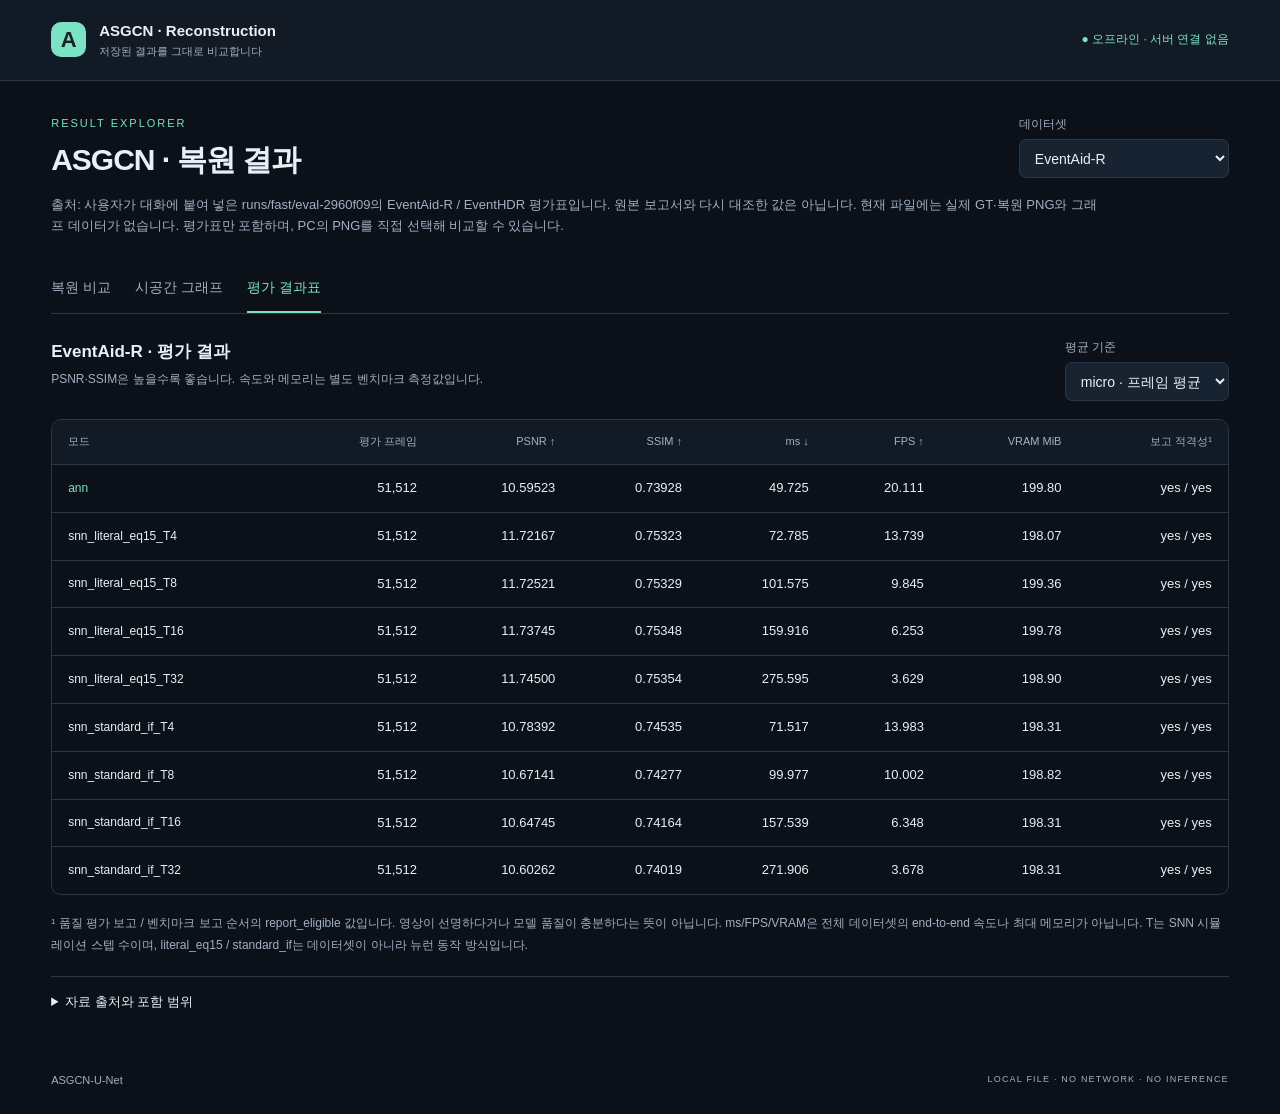
<file: docs/asgcn-offline-results.html>
<!doctype html>
<html lang="ko">
<head>
<meta charset="utf-8">
<meta name="viewport" content="width=device-width, initial-scale=1">
<meta http-equiv="Content-Security-Policy" content="default-src 'none'; script-src 'unsafe-inline'; style-src 'unsafe-inline'; img-src data: blob:; connect-src 'none'; font-src 'none'; media-src 'none'; object-src 'none'; base-uri 'none'; form-action 'none'">
<title>ASGCN · 오프라인 결과 뷰어</title>
<style>:root{color-scheme:dark;--bg:#0c1119;--panel:#121a25;--raised:#182332;--ink:#e9eff7;--muted:#a2b0c3;--line:#293648;--accent:#7de1c3;--negative:#edaa90;--error:#ffb7aa;font-family:Segoe UI,Malgun Gothic,Arial,sans-serif;font-size:14px;line-height:1.6}
*{box-sizing:border-box}body{margin:0;background:var(--bg);color:var(--ink)}[hidden]{display:none!important}button,select,input{font:inherit}button,select,input[type=number]{background:var(--raised);color:var(--ink);border:1px solid var(--line);border-radius:7px;padding:8px 11px;min-height:39px}button{cursor:pointer}button:hover{border-color:var(--accent)}button:disabled,select:disabled{opacity:.5;cursor:default}input[type=range]{accent-color:var(--accent);max-width:180px}input[type=number]{width:112px}input[type=file]{max-width:100%;color:var(--muted)}input[type=file]::file-selector-button{background:var(--raised);color:var(--ink);border:1px solid var(--line);padding:8px 11px;border-radius:7px;margin-right:10px;cursor:pointer}label{display:flex;flex-direction:column;gap:5px;color:var(--muted);font-size:12px}label select{font-size:14px;max-width:100%}button:focus-visible,select:focus-visible,input:focus-visible,summary:focus-visible{outline:2px solid var(--accent);outline-offset:3px}h1,h2,p,figure{margin:0}h1{font-size:30px;line-height:1.3;font-weight:650;letter-spacing:-1px}h2{font-size:17px;font-weight:600}p{overflow-wrap:anywhere}strong{font-weight:600}
.topbar{display:flex;align-items:center;justify-content:space-between;gap:20px;padding:19px 4vw;border-bottom:1px solid var(--line);background:var(--panel)}.brand{display:flex;gap:13px;align-items:center}.brand-mark{width:35px;height:35px;display:grid;place-items:center;background:var(--accent);color:#15251f;font-size:22px;font-weight:750;border-radius:10px}.brand strong{display:block;font-size:15px}.brand div>span{display:block;font-size:11px;color:var(--muted)}.offline-badge{font-size:12px;color:var(--accent);white-space:nowrap}main{max-width:1440px;margin:0 auto;padding:34px 4vw 26px}.heading{display:flex;align-items:center;justify-content:space-between;gap:20px}.eyebrow{font-size:11px;letter-spacing:2px;color:var(--accent);margin-bottom:8px}.dataset-control{min-width:210px}.source-note{font-size:13px;color:var(--muted);margin-top:16px;max-width:1050px}.tabs{display:flex;gap:24px;margin-top:26px;border-bottom:1px solid var(--line)}.tabs button{border:0;border-bottom:2px solid transparent;border-radius:0;padding:13px 0;background:transparent;color:var(--muted);font-size:14px}.tabs button[aria-pressed=true]{color:var(--accent);border-color:var(--accent)}.panel{padding-top:24px}.toolbar{display:flex;align-items:end;flex-wrap:wrap;gap:16px;margin-bottom:12px}.frame-control{flex:1;min-width:230px}.toolbar label select{max-width:100%}.toolbar output{display:inline;color:var(--ink)}.status-line{min-height:28px;color:var(--muted);font-size:12px;margin-bottom:10px}.image-pair{display:grid;grid-template-columns:1fr 1fr;gap:16px}figure{min-width:0;background:var(--panel);border:1px solid var(--line);border-radius:10px;overflow:hidden}figcaption{display:flex;justify-content:space-between;gap:10px;padding:12px 15px;font-size:13px}figcaption span{color:var(--muted);font-size:12px}.image-scroll{overflow:auto;background:#080c12;max-height:72vh}.image-scroll img{display:block;width:100%;height:auto;max-width:none;image-rendering:auto}.wipe-labels{display:flex;justify-content:space-between;padding:10px 14px;background:var(--panel)}#wipe-stage{position:relative;width:100%;isolation:isolate}#wipe-stage img{width:100%;height:auto;display:block}#wipe-gt{position:absolute;inset:0;clip-path:inset(0 50% 0 0)}#wipe-line{position:absolute;top:0;bottom:0;left:50%;width:2px;background:var(--accent);pointer-events:none}.wipe-control{margin:14px 0;flex-direction:row;align-items:center;gap:12px}.wipe-control input{flex:1;max-width:none}.metric-strip{display:flex;gap:36px;flex-wrap:wrap;padding:18px 2px;margin:0}.metric-strip dt{font-size:11px;color:var(--muted)}.metric-strip dd{margin:2px 0 0;font-size:20px;font-variant-numeric:tabular-nums}.empty-state{text-align:center;padding:45px 18px;background:var(--panel);border:1px dashed var(--line);border-radius:10px}.empty-state h2{margin:8px 0 12px}.empty-state p{font-size:13px;color:var(--muted);margin:6px 0}.empty-symbol{font-size:34px;color:var(--accent)}.footnote{font-size:12px;color:var(--muted);margin-top:18px;line-height:1.8}.local-files,.provenance{margin-top:20px;padding:15px 0;border-top:1px solid var(--line);color:var(--muted);font-size:12px}summary{cursor:pointer;color:var(--ink);font-size:13px}.local-files p,.provenance p{margin:12px 0}.file-row{display:flex;gap:20px;align-items:end;flex-wrap:wrap}.file-row label{flex:1;min-width:220px}.file-row button{font-size:12px}.provenance ul{padding-left:20px}.provenance li{margin:6px 0}#error{padding:12px 16px;color:var(--error);background:#321f24;border:1px solid #63343e;border-radius:8px;margin:18px 0;white-space:pre-wrap;overflow-wrap:anywhere}
.graph-layout{display:grid;grid-template-columns:minmax(0,1fr) 230px;gap:20px}.graph-stage{position:relative;background:var(--panel);border:1px solid var(--line);border-radius:10px;overflow:hidden}#graph-canvas{display:block;width:100%;height:490px;touch-action:none;cursor:grab}.graph-hint{position:absolute;bottom:12px;left:16px;right:16px;font-size:11px;color:var(--muted);pointer-events:none}.graph-layout aside{padding:10px 2px}.graph-layout dl{display:grid;grid-template-columns:1fr auto;gap:10px;font-size:12px}.graph-layout dt{color:var(--muted)}.graph-layout dd{margin:0;font-variant-numeric:tabular-nums}.legend{display:flex;gap:12px;flex-wrap:wrap;font-size:11px;margin-top:18px}.positive{color:var(--accent)}.negative{color:var(--negative)}#node-detail{font-size:12px;white-space:pre-line;margin-top:18px;color:var(--muted)}#local-graph{margin-top:10px}#imported-graph-label{margin-top:12px}.section-heading{display:flex;justify-content:space-between;align-items:start;gap:18px;margin-bottom:18px}.section-heading p{font-size:12px;color:var(--muted);margin-top:5px}.table-scroll{overflow:auto;border:1px solid var(--line);border-radius:10px}table{border-collapse:collapse;width:100%;font-size:13px;font-variant-numeric:tabular-nums;white-space:nowrap}th,td{text-align:right;padding:13px 16px;border-bottom:1px solid var(--line)}th:first-child,td:first-child{text-align:left}th{font-size:11px;color:var(--muted);background:var(--panel);font-weight:500}tbody tr:last-child td{border-bottom:0}tbody tr:hover{background:var(--panel)}td:first-child{font-size:12px}tr.baseline td:first-child{color:var(--accent)}footer{max-width:1440px;margin:auto;display:flex;justify-content:space-between;padding:18px 4vw 24px;color:var(--muted);font-size:11px}footer span{font-size:9px;letter-spacing:1.2px}
@media(max-width:760px){main{padding-top:24px}.topbar{padding:14px 4vw}.brand div>span{display:none}.offline-badge{font-size:10px}.heading{align-items:start}h1{font-size:25px}.dataset-control{min-width:135px;max-width:43%}.image-pair{grid-template-columns:1fr}.graph-layout{grid-template-columns:1fr}.graph-layout aside{display:block}#graph-canvas{height:360px}.section-heading{flex-direction:column}.toolbar{gap:10px}.frame-control{min-width:100%}.metric-strip{gap:22px}.tabs{gap:22px}.file-row{align-items:start;flex-direction:column}.image-scroll{max-height:60vh}.empty-state{padding:30px 14px}footer span{letter-spacing:0;font-size:8px}.brand strong{font-size:12px}}
</style>
</head>
<body>
<header class="topbar"><div class="brand"><span class="brand-mark" aria-hidden="true">A</span><div><strong>ASGCN · Reconstruction</strong><span>저장된 결과를 그대로 비교합니다</span></div></div><span class="offline-badge">● 오프라인 · 서버 연결 없음</span></header>
<main>
<div class="heading"><div><p class="eyebrow">RESULT EXPLORER</p><h1 id="page-title">복원 결과 살펴보기</h1></div><label class="dataset-control">데이터셋<select id="dataset-select" aria-label="데이터셋"></select></label></div>
<p id="source-note" class="source-note"></p>
<div id="error" role="alert" hidden></div>
<nav class="tabs" aria-label="결과 보기"><button type="button" data-panel="compare" aria-pressed="true">복원 비교</button><button type="button" data-panel="graph" aria-pressed="false">시공간 그래프</button><button type="button" data-panel="summary" aria-pressed="false">평가 결과표</button></nav>
<section id="compare-panel" class="panel" aria-label="복원 비교">
<div class="toolbar">
<label class="frame-control">저장된 프레임<select id="frame-select"></select></label>
<label>복원 모드<select id="mode-select"></select></label>
<label>비교 방식<select id="comparison-layout"><option value="side">나란히</option><option value="wipe">겹쳐 비교</option></select></label>
<label>확대 <output id="zoom-value">100%</output><input id="zoom" type="range" min="100" max="400" step="25" value="100"></label>
</div>
<div id="frame-status" class="status-line" aria-live="polite"></div>
<div id="image-empty" class="empty-state"><span class="empty-symbol" aria-hidden="true">▧</span><h2>복원 이미지가 포함되지 않았습니다</h2><p>아래에서 PC에 있는 GT·복원 PNG를 선택하거나,<br>평가 폴더를 내보낸 HTML을 열면 실제 이미지를 비교할 수 있습니다.</p><p>임의 예측 이미지를 만들거나 서버에 요청하지 않습니다.</p></div>
<div id="image-content" hidden>
<div id="side-view" class="image-pair">
<figure><figcaption><strong>평가용 정답 · GT</strong><span id="gt-size"></span></figcaption><div class="image-scroll"><img id="gt-image" alt="저장된 평가용 정답 GT"></div></figure>
<figure><figcaption><strong id="prediction-label">U-Net 복원</strong><span id="pred-size"></span></figcaption><div class="image-scroll"><img id="pred-image" alt="저장된 U-Net 복원 이미지"></div></figure>
</div>
<div id="wipe-view" hidden><div class="wipe-labels"><strong>GT</strong><strong>복원</strong></div><div class="image-scroll"><div id="wipe-stage"><img id="wipe-pred" alt="겹쳐 비교: 복원"><img id="wipe-gt" alt="겹쳐 비교: GT"><div id="wipe-line"></div></div></div><label class="wipe-control">GT 표시 비율 <output id="wipe-value">50%</output><input id="wipe" type="range" min="0" max="100" value="50"></label></div>
<dl id="frame-metrics" class="metric-strip"></dl>
</div>
<details class="local-files"><summary>PC의 PNG 두 장 직접 비교</summary><p>파일은 이 브라우저 안에서만 읽습니다. 직접 선택한 이미지는 평가표의 프레임·수치와 연결된 것으로 간주하지 않습니다.</p><div class="file-row"><label>GT PNG<input id="local-gt" type="file" accept="image/png,.png"></label><label>복원 PNG<input id="local-pred" type="file" accept="image/png,.png"></label><button id="use-saved" type="button">저장된 프레임으로 돌아가기</button></div><p id="local-status" aria-live="polite"></p></details>
<p class="footnote">GT는 평가 과정에서 저장된 정규화·톤매핑 후 8-bit PNG입니다. 원시 HDR 방사값이나 원본 RGB와 다를 수 있습니다. 표시 확대는 복원 성능을 바꾸지 않습니다.</p>
</section>
<section id="graph-panel" class="panel" aria-label="시공간 그래프" hidden>
<div class="toolbar"><label>투영<select id="projection"><option value="3d">3D · x / y / t</option><option value="xy">XY · 공간</option><option value="xt">XT · 공간 / 시간</option></select></label><label>표시할 선<input id="edge-count" type="number" min="0" step="100" value="5000"></label><label>노드 선택<input id="node-index" type="number" min="0" step="1" placeholder="index"></label><button id="select-node" type="button">선택</button><button id="reset-graph" type="button">시점 초기화</button></div>
<div id="graph-empty" class="empty-state"><span class="empty-symbol" aria-hidden="true">⌘</span><h2>실제 그래프 데이터 미포함</h2><p>PNG만으로 모델 입력 그래프를 추정하지 않습니다.<br>저장된 그래프 JSON이 있을 때만 표시합니다.</p></div>
<div id="graph-content" hidden><div class="graph-layout"><div class="graph-stage"><canvas id="graph-canvas" aria-label="저장된 시공간 그래프. x, y, t는 정규화된 좌표입니다.">노드·엣지는 아래 통계와 노드 선택 결과에서 확인할 수 있습니다.</canvas><span class="graph-hint">드래그: 회전 · 휠: 확대 · 클릭: 노드 선택</span></div><aside><h2>그래프 정보</h2><dl id="graph-stats"></dl><p class="legend"><span class="positive">● + polarity</span><span class="negative">● − polarity</span></p><p id="node-detail" aria-live="polite">노드를 선택하세요.</p></aside></div><p id="graph-note" class="footnote"></p></div>
<details class="local-files"><summary>저장된 그래프 JSON 직접 열기</summary><p>기존 nodes / edges / statistics 형식을 읽습니다. 입력 파일은 최대 32 MiB이며, 초과하면 줄여 읽지 않고 거부합니다. 그래프 생성이나 데이터셋 읽기는 하지 않습니다.</p><label>그래프 JSON<input id="local-graph" type="file" accept="application/json,.json"></label><label id="imported-graph-label" hidden>파일 안의 그래프<select id="imported-graph-select"></select></label><p id="graph-file-status" aria-live="polite"></p></details>
</section>
<section id="summary-panel" class="panel" aria-label="평가 결과표" hidden>
<div class="section-heading"><div><h2 id="summary-title">평가 결과</h2><p>PSNR·SSIM은 높을수록 좋습니다. 속도와 메모리는 별도 벤치마크 측정값입니다.</p></div><label>평균 기준<select id="average-select"><option value="micro">micro · 프레임 평균</option><option value="macro">macro · 그룹 평균</option></select></label></div>
<div class="table-scroll"><table><thead><tr><th scope="col">모드</th><th scope="col">평가 프레임</th><th scope="col">PSNR ↑</th><th scope="col">SSIM ↑</th><th scope="col">ms ↓</th><th scope="col">FPS ↑</th><th scope="col">VRAM MiB</th><th scope="col">보고 적격성¹</th></tr></thead><tbody id="summary-body"></tbody></table></div>
<p id="summary-empty" class="empty-state" hidden>평가 수치가 포함되지 않았습니다.</p>
<p class="footnote">¹ 품질 평가 보고 / 벤치마크 보고 순서의 report_eligible 값입니다. 영상이 선명하다거나 모델 품질이 충분하다는 뜻이 아닙니다. ms/FPS/VRAM은 전체 데이터셋의 end-to-end 속도나 최대 메모리가 아닙니다. T는 SNN 시뮬레이션 스텝 수이며, literal_eq15 / standard_if는 데이터셋이 아니라 뉴런 동작 방식입니다.</p>
</section>
<details class="provenance"><summary>자료 출처와 포함 범위</summary><ul id="notes"></ul><ul id="warnings"></ul><p>이 HTML은 기존 결과의 표시 도구입니다. 재학습·재추론·지표 재평가를 수행하지 않습니다. 자료를 포함한 HTML에는 평가 이미지와 메타데이터가 들어 있으므로 공유 범위를 확인하세요.</p></details>
</main>
<footer>ASGCN-U-Net <span>LOCAL FILE · NO NETWORK · NO INFERENCE</span></footer>
<script id="offline-data" type="application/json">{"schema":"asgcn_offline_results_v1","title":"ASGCN \u00b7 \ubcf5\uc6d0 \uacb0\uacfc","created_utc":null,"readonly":true,"notes":["\ucd9c\ucc98: \uc0ac\uc6a9\uc790\uac00 \ub300\ud654\uc5d0 \ubd99\uc5ec \ub123\uc740 runs/fast/eval-2960f09\uc758 EventAid-R / EventHDR \ud3c9\uac00\ud45c\uc785\ub2c8\ub2e4. \uc6d0\ubcf8 \ubcf4\uace0\uc11c\uc640 \ub2e4\uc2dc \ub300\uc870\ud55c \uac12\uc740 \uc544\ub2d9\ub2c8\ub2e4.","\ud604\uc7ac \ud30c\uc77c\uc5d0\ub294 \uc2e4\uc81c GT\u00b7\ubcf5\uc6d0 PNG\uc640 \uadf8\ub798\ud504 \ub370\uc774\ud130\uac00 \uc5c6\uc2b5\ub2c8\ub2e4. \ud3c9\uac00\ud45c\ub9cc \ud3ec\ud568\ud558\uba70, PC\uc758 PNG\ub97c \uc9c1\uc811 \uc120\ud0dd\ud574 \ube44\uad50\ud560 \uc218 \uc788\uc2b5\ub2c8\ub2e4.","\uc774 \ud45c\uc758 Quality/Bench=yes\ub97c report_eligible=true\ub85c \uc62e\uacbc\uc2b5\ub2c8\ub2e4. \ub3c5\ub9bd \uac80\uc99d\uc774\ub098 \ud654\uc9c8 \ubcf4\uc99d\uc774 \uc544\ub2d9\ub2c8\ub2e4.","\uc6d0\ubcf8 \ud45c\uc758 I/O=excluded\uc785\ub2c8\ub2e4. \uc18d\ub3c4\u00b7VRAM\uc740 \ubcc4\ub3c4 \ubca4\uce58\ub9c8\ud06c \uac12\uc774\uace0 \uc804\uccb4 \ud3c9\uac00\uc758 end-to-end \uce21\uc815\uc774\ub098 \ucd5c\ub300 \uba54\ubaa8\ub9ac\uac00 \uc544\ub2d9\ub2c8\ub2e4.","\uc608\uc804 eval-recovery-7475202 \uacb0\uacfc\ub294 \uc911\ubcf5 \ube44\uad50\ub97c \ud53c\ud558\uae30 \uc704\ud574 \uc774 \uc790\ub8cc\uc5d0 \ub123\uc9c0 \uc54a\uc558\uc2b5\ub2c8\ub2e4. \ub450 \uacb0\uacfc\ub97c \ud569\uce58\uac70\ub098 \ud3c9\uade0\ub0b4\uc9c0 \uc54a\uc558\uc2b5\ub2c8\ub2e4."],"warnings":["\uc2e4\uc81c \uc774\ubbf8\uc9c0/\uadf8\ub798\ud504 \ubbf8\ud3ec\ud568. \ud569\uc131 \uc608\uce21\uc774\ub098 \ucd94\uc815 \uadf8\ub798\ud504\ub294 \ub123\uc9c0 \uc54a\uc558\uc2b5\ub2c8\ub2e4."],"datasets":[{"id":"aid","label":"EventAid-R","total_frames":51512,"frames":[],"modes":[{"id":"ann","label":"ann","saved_frames":0,"report_eligible":true,"quality":{"frames":51512,"micro":{"psnr":10.59523,"ssim":0.73928},"macro":{"psnr":11.21929,"ssim":0.77621}},"benchmark":{"mean_ms":49.72505,"fps":20.11059,"peak_gpu_memory_mb":199.8042,"report_eligible":true},"protocol":{"verification":"user_pasted_summary_only"}},{"id":"snn_literal_eq15_T4","label":"snn_literal_eq15_T4","saved_frames":0,"report_eligible":true,"quality":{"frames":51512,"micro":{"psnr":11.72167,"ssim":0.75323},"macro":{"psnr":12.33199,"ssim":0.78836}},"benchmark":{"mean_ms":72.7854,"fps":13.73902,"peak_gpu_memory_mb":198.07471,"report_eligible":true},"protocol":{"verification":"user_pasted_summary_only"}},{"id":"snn_literal_eq15_T8","label":"snn_literal_eq15_T8","saved_frames":0,"report_eligible":true,"quality":{"frames":51512,"micro":{"psnr":11.72521,"ssim":0.75329},"macro":{"psnr":12.33574,"ssim":0.78842}},"benchmark":{"mean_ms":101.57528,"fps":9.84491,"peak_gpu_memory_mb":199.36475,"report_eligible":true},"protocol":{"verification":"user_pasted_summary_only"}},{"id":"snn_literal_eq15_T16","label":"snn_literal_eq15_T16","saved_frames":0,"report_eligible":true,"quality":{"frames":51512,"micro":{"psnr":11.73745,"ssim":0.75348},"macro":{"psnr":12.34599,"ssim":0.78861}},"benchmark":{"mean_ms":159.91612,"fps":6.25328,"peak_gpu_memory_mb":199.77539,"report_eligible":true},"protocol":{"verification":"user_pasted_summary_only"}},{"id":"snn_literal_eq15_T32","label":"snn_literal_eq15_T32","saved_frames":0,"report_eligible":true,"quality":{"frames":51512,"micro":{"psnr":11.745,"ssim":0.75354},"macro":{"psnr":12.35255,"ssim":0.78867}},"benchmark":{"mean_ms":275.59548,"fps":3.62851,"peak_gpu_memory_mb":198.90088,"report_eligible":true},"protocol":{"verification":"user_pasted_summary_only"}},{"id":"snn_standard_if_T4","label":"snn_standard_if_T4","saved_frames":0,"report_eligible":true,"quality":{"frames":51512,"micro":{"psnr":10.78392,"ssim":0.74535},"macro":{"psnr":11.4127,"ssim":0.78223}},"benchmark":{"mean_ms":71.51724,"fps":13.98264,"peak_gpu_memory_mb":198.31494,"report_eligible":true},"protocol":{"verification":"user_pasted_summary_only"}},{"id":"snn_standard_if_T8","label":"snn_standard_if_T8","saved_frames":0,"report_eligible":true,"quality":{"frames":51512,"micro":{"psnr":10.67141,"ssim":0.74277},"macro":{"psnr":11.30324,"ssim":0.77978}},"benchmark":{"mean_ms":99.97736,"fps":10.00226,"peak_gpu_memory_mb":198.81543,"report_eligible":true},"protocol":{"verification":"user_pasted_summary_only"}},{"id":"snn_standard_if_T16","label":"snn_standard_if_T16","saved_frames":0,"report_eligible":true,"quality":{"frames":51512,"micro":{"psnr":10.64745,"ssim":0.74164},"macro":{"psnr":11.27418,"ssim":0.77859}},"benchmark":{"mean_ms":157.53902,"fps":6.34763,"peak_gpu_memory_mb":198.31494,"report_eligible":true},"protocol":{"verification":"user_pasted_summary_only"}},{"id":"snn_standard_if_T32","label":"snn_standard_if_T32","saved_frames":0,"report_eligible":true,"quality":{"frames":51512,"micro":{"psnr":10.60262,"ssim":0.74019},"macro":{"psnr":11.22988,"ssim":0.77714}},"benchmark":{"mean_ms":271.9064,"fps":3.67774,"peak_gpu_memory_mb":198.31494,"report_eligible":true},"protocol":{"verification":"user_pasted_summary_only"}}]},{"id":"hdr","label":"EventHDR","total_frames":7619,"frames":[],"modes":[{"id":"ann","label":"ann","saved_frames":0,"report_eligible":true,"quality":{"frames":7619,"micro":{"psnr":14.78788,"ssim":0.60197},"macro":{"psnr":14.78788,"ssim":0.60197}},"benchmark":{"mean_ms":17.22128,"fps":58.06769,"peak_gpu_memory_mb":173.13232,"report_eligible":true},"protocol":{"verification":"user_pasted_summary_only"}},{"id":"snn_literal_eq15_T4","label":"snn_literal_eq15_T4","saved_frames":0,"report_eligible":true,"quality":{"frames":7619,"micro":{"psnr":12.87699,"ssim":0.55968},"macro":{"psnr":12.87699,"ssim":0.55968}},"benchmark":{"mean_ms":33.17656,"fps":30.14176,"peak_gpu_memory_mb":176.97168,"report_eligible":true},"protocol":{"verification":"user_pasted_summary_only"}},{"id":"snn_literal_eq15_T8","label":"snn_literal_eq15_T8","saved_frames":0,"report_eligible":true,"quality":{"frames":7619,"micro":{"psnr":12.87574,"ssim":0.55971},"macro":{"psnr":12.87574,"ssim":0.55971}},"benchmark":{"mean_ms":52.91009,"fps":18.89999,"peak_gpu_memory_mb":176.97168,"report_eligible":true},"protocol":{"verification":"user_pasted_summary_only"}},{"id":"snn_literal_eq15_T16","label":"snn_literal_eq15_T16","saved_frames":0,"report_eligible":true,"quality":{"frames":7619,"micro":{"psnr":12.86774,"ssim":0.5593},"macro":{"psnr":12.86774,"ssim":0.5593}},"benchmark":{"mean_ms":92.3886,"fps":10.82385,"peak_gpu_memory_mb":176.97168,"report_eligible":true},"protocol":{"verification":"user_pasted_summary_only"}},{"id":"snn_literal_eq15_T32","label":"snn_literal_eq15_T32","saved_frames":0,"report_eligible":true,"quality":{"frames":7619,"micro":{"psnr":12.85758,"ssim":0.55881},"macro":{"psnr":12.85758,"ssim":0.55881}},"benchmark":{"mean_ms":171.53963,"fps":5.82956,"peak_gpu_memory_mb":176.97168,"report_eligible":true},"protocol":{"verification":"user_pasted_summary_only"}},{"id":"snn_standard_if_T4","label":"snn_standard_if_T4","saved_frames":0,"report_eligible":true,"quality":{"frames":7619,"micro":{"psnr":13.99369,"ssim":0.5885},"macro":{"psnr":13.99369,"ssim":0.5885}},"benchmark":{"mean_ms":32.83565,"fps":30.4547,"peak_gpu_memory_mb":172.84766,"report_eligible":true},"protocol":{"verification":"user_pasted_summary_only"}},{"id":"snn_standard_if_T8","label":"snn_standard_if_T8","saved_frames":0,"report_eligible":true,"quality":{"frames":7619,"micro":{"psnr":14.29968,"ssim":0.59582},"macro":{"psnr":14.29968,"ssim":0.59582}},"benchmark":{"mean_ms":52.2397,"fps":19.14253,"peak_gpu_memory_mb":172.84766,"report_eligible":true},"protocol":{"verification":"user_pasted_summary_only"}},{"id":"snn_standard_if_T16","label":"snn_standard_if_T16","saved_frames":0,"report_eligible":true,"quality":{"frames":7619,"micro":{"psnr":14.52576,"ssim":0.59928},"macro":{"psnr":14.52576,"ssim":0.59928}},"benchmark":{"mean_ms":91.00497,"fps":10.98841,"peak_gpu_memory_mb":172.84766,"report_eligible":true},"protocol":{"verification":"user_pasted_summary_only"}},{"id":"snn_standard_if_T32","label":"snn_standard_if_T32","saved_frames":0,"report_eligible":true,"quality":{"frames":7619,"micro":{"psnr":14.68938,"ssim":0.60108},"macro":{"psnr":14.68938,"ssim":0.60108}},"benchmark":{"mean_ms":168.54609,"fps":5.9331,"peak_gpu_memory_mb":172.84766,"report_eligible":true},"protocol":{"verification":"user_pasted_summary_only"}}]}],"images":{}}</script>
<script>/* Standalone file viewer: no requests, imports, inference, or graph construction. */
"use strict";
(() => {
  const el = id => document.getElementById(id);
  const fmt = (v, digits=0) => typeof v === "number" && Number.isFinite(v)
    ? v.toLocaleString("ko-KR", {minimumFractionDigits:digits, maximumFractionDigits:digits}) : "—";
  const plain = v => v == null ? "" : typeof v === "string" ? v : JSON.stringify(v);
  const integer = v => Number.isSafeInteger(v) && v >= 0;
  const state = {data:null, dataset:null, frame:null, graph:null, selected:null, projected:[],
    imageRevision:0, fileRevision:0, pngRevision:{gt:0,pred:0}, graphFileRevision:0,
    manual:false, files:{}, urls:{}, imported:[],
    yaw:-0.55, pitch:0.35, scale:1, drag:null, pendingDraw:false};
  function fail(error) {el("error").textContent=error instanceof Error ? error.message : plain(error);el("error").hidden=false;}
  function clearError() {el("error").hidden=true;}
  function on(id, event, handler) {
    el(id).addEventListener(event, e => {
      try {const result=handler(e);if(result && typeof result.catch==="function") result.catch(fail);}
      catch(error){fail(error);}
    });
  }
  function option(value, text){const o=document.createElement("option");o.value=String(value);o.textContent=text;return o;}
  function lines(id, values) {
    el(id).replaceChildren(...values.map(v => {const li=document.createElement("li");li.textContent=plain(v);return li;}));
  }
  function terms(id, values, grouped=false) {
    el(id).replaceChildren();
    for(const [key,value] of values) {
      const dt=document.createElement("dt"),dd=document.createElement("dd");
      dt.textContent=key;dd.textContent=plain(value);
      if(grouped){const d=document.createElement("div");d.append(dt,dd);el(id).append(d);}
      else el(id).append(dt,dd);
    }
  }
  function tab(panel) {
    for(const b of document.querySelectorAll("[data-panel]")) b.setAttribute("aria-pressed",String(b.dataset.panel===panel));
    for(const name of ["compare","graph","summary"]) el(name+"-panel").hidden=name!==panel;
    if(panel==="graph") scheduleDraw();
  }
  function summary() {
    const dataset=state.dataset, modes=dataset?.modes || [], average=el("average-select").value;
    el("summary-title").textContent=(dataset?.label || "")+" · 평가 결과";
    el("summary-empty").hidden=modes.length>0;
    el("summary-body").replaceChildren();
    for(const mode of modes) {
      const tr=document.createElement("tr"), q=mode.quality || {}, b=mode.benchmark || {};
      if(mode.id==="ann") tr.className="baseline";
      const eligibility=v=>v===true?"yes":v===false?"no":"—";
      for(const value of [mode.label||mode.id,fmt(q.frames??dataset.total_frames),fmt(q[average]?.psnr,5),
        fmt(q[average]?.ssim,5),fmt(b.mean_ms,3),fmt(b.fps,3),fmt(b.peak_gpu_memory_mb,2),
        eligibility(mode.report_eligible)+" / "+eligibility(b.report_eligible)]) {
        const td=document.createElement("td");td.textContent=plain(value);tr.append(td);
      }
      el("summary-body").append(tr);
    }
  }
  function hideImages() {
    state.imageRevision++;
    el("image-content").hidden=true;el("image-empty").hidden=false;el("frame-metrics").replaceChildren();
    for(const id of ["gt-image","pred-image","wipe-gt","wipe-pred"]) el(id).removeAttribute("src");
    el("gt-size").textContent="";el("pred-size").textContent="";
  }
  function imageURL(key) {
    const item=state.data.images?.[key];
    if(!item || item.mime!=="image/png" || typeof item.data_url!=="string" ||
      !/^data:image\/png;base64,[A-Za-z0-9+/]+={0,2}$/.test(item.data_url)) throw new Error("포함된 PNG 데이터가 없거나 형식이 잘못되었습니다.");
    return item.data_url;
  }
  async function inspectImage(url) {
    const image=new Image();image.decoding="async";
    await new Promise((resolve,reject)=>{image.onload=resolve;image.onerror=()=>reject(new Error("PNG를 표시할 수 없습니다."));image.src=url;});
    return {width:image.naturalWidth,height:image.naturalHeight};
  }
  async function pair(gt,pred,label,metrics=null) {
    const revision=++state.imageRevision;
    el("image-content").hidden=true;el("image-empty").hidden=false;
    const [a,b]=await Promise.all([inspectImage(gt),inspectImage(pred)]);
    if(revision!==state.imageRevision)return;
    if(a.width!==b.width || a.height!==b.height)throw new Error("GT와 복원 PNG의 해상도가 다릅니다. 대응하는 두 파일을 선택하세요.");
    for(const [id,url] of [["gt-image",gt],["pred-image",pred],["wipe-gt",gt],["wipe-pred",pred]])el(id).src=url;
    el("gt-size").textContent=a.width+" × "+a.height;el("pred-size").textContent=b.width+" × "+b.height;
    el("prediction-label").textContent=label;
    terms("frame-metrics",metrics ? [["PSNR · 저장된 float",fmt(metrics.psnr,5)],["SSIM · 저장된 float",fmt(metrics.ssim,5)],
      ["RMSE",fmt(metrics.rmse,5)],["Temporal L1",fmt(metrics.temporal_l1,5)]] : [["직접 선택한 PNG","저장된 평가 지표와 연결하지 않음"]],true);
    el("image-empty").hidden=true;el("image-content").hidden=false;layout();
  }
  function layout() {
    const wipe=el("comparison-layout").value==="wipe";
    el("side-view").hidden=wipe;el("wipe-view").hidden=!wipe;
    const zoom=Number(el("zoom").value);el("zoom-value").value=zoom+"%";
    el("gt-image").style.width=zoom+"%";el("pred-image").style.width=zoom+"%";el("wipe-stage").style.width=zoom+"%";
    const percent=Number(el("wipe").value);el("wipe-value").value=percent+"%";
    el("wipe-gt").style.clipPath="inset(0 "+(100-percent)+"% 0 0)";el("wipe-line").style.left=percent+"%";
  }
  async function selectMode() {
    if(state.manual)return;
    const item=state.frame?.images?.find(x=>x.mode===el("mode-select").value);
    if(!item){hideImages();return;}
    clearError();
    await pair(imageURL(item.target),imageURL(item.prediction),item.mode+" · 복원",item.metrics);
  }
  function clearManual() {
    state.fileRevision++;state.manual=false;state.files={};
    for(const value of Object.values(state.urls))URL.revokeObjectURL(value);
    state.urls={};el("local-gt").value="";el("local-pred").value="";
    el("local-status").textContent="";
  }
  async function selectFrame() {
    clearError();hideImages();clearManual();
    state.graphFileRevision++;state.imported=[];
    el("imported-graph-label").hidden=true;el("imported-graph-select").replaceChildren();
    el("graph-file-status").textContent="";el("local-graph").value="";
    state.frame=state.dataset?.frames?.find(x=>String(x.index)===el("frame-select").value)||null;
    const images=state.frame?.images||[],old=el("mode-select").value;
    el("mode-select").replaceChildren(...images.map(x=>option(x.mode,x.mode)));
    el("mode-select").disabled=!images.length;
    if(images.some(x=>x.mode===old))el("mode-select").value=old;
    const saved=state.dataset?.frames?.length||0;
    el("frame-status").textContent=state.frame ? state.frame.sample_id+" · "+(state.frame.group||"")+" · 저장 PNG "+fmt(saved)+" / 평가 "+fmt(state.dataset.total_frames)+" 프레임" :
      "저장 PNG 0장 · 평가 수치가 있어도 저장되지 않은 복원 이미지를 새로 만들지 않습니다.";
    setGraph(state.frame?.graph||null,false);
    await selectMode();
  }
  async function selectDataset() {
    state.dataset=state.data.datasets.find(x=>x.id===el("dataset-select").value)||null;
    const frames=state.dataset?.frames||[];
    el("frame-select").replaceChildren(...frames.map(f=>option(f.index,String(f.index)+" · "+f.sample_id)));
    if(!frames.length)el("frame-select").append(option("","저장 이미지 없음"));
    el("frame-select").disabled=!frames.length;
    summary();await selectFrame();
  }
  async function readPNG(file) {
    if(file.size>32*1024*1024)throw new Error("PNG 파일의 32 MiB 읽기 안전 한도를 초과했습니다. 축소하거나 일부만 읽지 않았습니다.");
    const bytes=new Uint8Array(await file.slice(0,33).arrayBuffer());
    if(bytes.length<33 || ![137,80,78,71,13,10,26,10].every((b,i)=>bytes[i]===b) ||
      String.fromCharCode(...bytes.slice(12,16))!=="IHDR")throw new Error("실제 PNG 파일을 선택하세요.");
    const view=new DataView(bytes.buffer),w=view.getUint32(16),h=view.getUint32(20);
    if(!w||!h||w*h*4>128*1024*1024)throw new Error("PNG의 예상 RGBA 메모리가 128 MiB 안전 한도를 초과하거나 해상도가 잘못되었습니다.");
    return URL.createObjectURL(file);
  }
  async function localPNG(kind) {
    const file=el("local-"+kind).files[0];if(!file)return;
    const generation=state.fileRevision,revision=++state.pngRevision[kind];
    clearError();hideImages();state.manual=true;
    if(state.urls[kind])URL.revokeObjectURL(state.urls[kind]);
    delete state.urls[kind];delete state.files[kind];
    el("local-status").textContent="PNG 확인 중: "+file.name;
    const url=await readPNG(file);
    if(generation!==state.fileRevision||revision!==state.pngRevision[kind]){URL.revokeObjectURL(url);return;}
    state.urls[kind]=url;state.files[kind]=file.name;
    el("local-status").textContent="PC 파일: GT "+(state.files.gt||"미선택")+" / 복원 "+(state.files.pred||"미선택");
    el("frame-status").textContent="수동 PNG 비교 · 선택된 데이터셋/프레임/평가 수치와 연결 미검증";
    if(state.urls.gt&&state.urls.pred)await pair(state.urls.gt,state.urls.pred,"직접 선택 · "+state.files.pred);
  }
  function validateGraph(g) {
    if(!g || !Array.isArray(g.nodes)||!Array.isArray(g.edges)||!g.statistics)throw new Error("nodes / edges / statistics가 있는 저장 그래프 JSON이 필요합니다.");
    if(!g.nodes.every(n=>Array.isArray(n)&&n.length===4&&n.every(x=>typeof x==="number"&&Number.isFinite(x))))throw new Error("노드는 유한한 [x,y,t,polarity] 배열이어야 합니다.");
    if(g.statistics.nodes!==g.nodes.length || !integer(g.statistics.actual_directed_edges) ||
      g.statistics.actual_directed_edges<g.edges.length || g.statistics.displayed_edges!==g.edges.length)
      throw new Error("그래프 노드·엣지 통계와 포함된 배열의 크기가 맞지 않습니다.");
    if(!g.edges.every(e=>Array.isArray(e)&&e.length===2&&e.every(x=>integer(x)&&x<g.nodes.length)))throw new Error("엣지의 노드 index가 잘못되었습니다.");
    return g;
  }
  function setGraph(graph,manual) {
    state.graph=null;state.selected=null;state.projected=[];
    el("graph-content").hidden=true;el("graph-empty").hidden=false;
    el("node-index").value="";el("node-detail").textContent="노드를 선택하세요.";
    if(!graph)return;
    state.graph=validateGraph(graph);
    el("graph-content").hidden=false;el("graph-empty").hidden=true;
    el("graph-note").textContent=(manual?"직접 읽은 그래프 파일 · 현재 영상/프레임과 연결 미검증. ":"포함된 저장 그래프 · 과거 GPU tensor와의 동일성을 재검증하지 않았습니다. ")+
      "모든 포함 노드를 표시합니다. 선의 표시 개수만 조절하며 그래프를 다시 생성하지 않습니다. 이웃은 파일에 포함된 엣지만 대상으로 합니다. "+plain(graph.provenance_note||"");
    scheduleDraw();
  }
  function project(node,width,height) {
    let x=node[0]-.5,y=.5-node[1],z=node[2]-.5;
    const mode=el("projection").value;
    if(mode==="xt")y=z;
    if(mode==="3d"){
      const a=x*Math.cos(state.yaw)+z*Math.sin(state.yaw),b=-x*Math.sin(state.yaw)+z*Math.cos(state.yaw);
      x=a;y=y*Math.cos(state.pitch)-b*Math.sin(state.pitch);
    }
    const s=Math.min(width,height)*.61*state.scale;
    return [width/2+x*s,height/2-y*s];
  }
  function scheduleDraw(){
    if(state.pendingDraw)return;
    state.pendingDraw=true;requestAnimationFrame(()=>{state.pendingDraw=false;try{drawGraph();}catch(error){fail(error);}});
  }
  function drawGraph() {
    const g=state.graph;if(!g || el("graph-panel").hidden)return;
    const canvas=el("graph-canvas"),width=canvas.clientWidth,height=canvas.clientHeight;if(!width||!height)return;
    const ratio=window.devicePixelRatio||1;canvas.width=Math.round(width*ratio);canvas.height=Math.round(height*ratio);
    const ctx=canvas.getContext("2d");ctx.setTransform(ratio,0,0,ratio,0,0);ctx.clearRect(0,0,width,height);
    state.projected=g.nodes.map(n=>project(n,width,height));
    const colors=getComputedStyle(document.documentElement),muted=colors.getPropertyValue("--muted").trim();
    const pos=colors.getPropertyValue("--accent").trim(),neg=colors.getPropertyValue("--negative").trim();
    const budget=Number(el("edge-count").value);if(!integer(budget))throw new Error("표시할 선 개수는 0 이상의 정수여야 합니다.");
    const shown=Math.min(budget,g.edges.length);
    ctx.strokeStyle=muted;ctx.globalAlpha=.13;ctx.lineWidth=.65;ctx.beginPath();
    for(let i=0;i<shown;i++){
      const at=shown===1?0:Math.floor(i*(g.edges.length-1)/Math.max(1,shown-1)),edge=g.edges[at];
      const a=state.projected[edge[0]],b=state.projected[edge[1]];ctx.moveTo(...a);ctx.lineTo(...b);
    }
    ctx.stroke();ctx.globalAlpha=1;
    const selected=state.selected,neighbors=new Set();
    if(selected!==null){
      ctx.strokeStyle=pos;ctx.lineWidth=1.3;ctx.globalAlpha=.65;ctx.beginPath();
      for(const [a,b] of g.edges)if(a===selected){neighbors.add(b);ctx.moveTo(...state.projected[a]);ctx.lineTo(...state.projected[b]);}
      ctx.stroke();ctx.globalAlpha=1;
    }
    for(let i=0;i<g.nodes.length;i++){
      const [x,y]=state.projected[i];ctx.fillStyle=i===selected?"#fff":neighbors.has(i)?pos:g.nodes[i][3]>0?pos:neg;
      ctx.globalAlpha=(selected===null||i===selected||neighbors.has(i)) ? .9 : .24;
      ctx.beginPath();ctx.arc(x,y,i===selected?5:2.1,0,Math.PI*2);ctx.fill();
    }
    ctx.globalAlpha=1;ctx.font="12px Segoe UI";ctx.fillStyle=muted;
    for(const [p,label] of [[[1,.5,.5],"x"],[[.5,0,.5],"y"],[[.5,.5,1],"t"]]){
      if(el("projection").value==="xy"&&label==="t"||el("projection").value==="xt"&&label==="y")continue;
      const a=project([.5,.5,.5],width,height),b=project(p,width,height);
      ctx.strokeStyle=muted;ctx.beginPath();ctx.moveTo(...a);ctx.lineTo(...b);ctx.stroke();ctx.fillText(label,b[0]+6,b[1]-6);
    }
    terms("graph-stats",[["노드 · 포함 전체",fmt(g.nodes.length)],["실제 방향 엣지 · 기록값",fmt(g.statistics.actual_directed_edges)],
      ["파일에 포함된 엣지",fmt(g.edges.length)],["현재 그린 선",fmt(shown)],["반경 · 기록값",fmt(g.radius,4)],
      ["위치 차원",fmt(g.position_dims)],["고립 노드 · 기록값",fmt(g.statistics.isolated_nodes)]]);
    if(selected!==null){
      const n=g.nodes[selected];
      el("node-detail").textContent="node "+selected+"\nx / y / t: "+n.slice(0,3).map(x=>fmt(x,4)).join(" / ")+
        "\npolarity: "+fmt(n[3])+"\n포함된 outgoing 엣지의 이웃: "+neighbors.size+"개\n전체 그래프 degree로 간주하지 않습니다.";
    }
  }
  async function loadGraphFile(){
    const file=el("local-graph").files[0];if(!file)return;clearError();
    const revision=++state.graphFileRevision;
    state.imported=[];setGraph(null,false);
    el("imported-graph-label").hidden=true;el("imported-graph-select").replaceChildren();
    el("graph-file-status").textContent="JSON 확인 중: "+file.name;
    if(file.size>32*1024*1024)throw new Error("그래프 JSON의 32 MiB 읽기 안전 한도를 초과했습니다. 일부만 읽지 않았습니다.");
    const text=await file.text();if(revision!==state.graphFileRevision)return;
    const value=JSON.parse(text);
    const entries=value.schema==="asgcn_offline_graphs_v1"?value.graphs:[{graph:value}];
    if(!Array.isArray(entries)||!entries.length)throw new Error("파일에 그래프가 없습니다.");
    const checked=entries.map((v,i)=>({label:v.sample_id?plain(v.dataset)+" / "+plain(v.sample_id):"그래프 "+(i+1),graph:validateGraph(v.graph)}));
    state.imported=checked;
    el("imported-graph-select").replaceChildren(...checked.map((v,i)=>option(i,v.label)));
    el("imported-graph-label").hidden=checked.length<2;
    el("graph-file-status").textContent=file.name+" · 별도 파일 · 현재 영상/프레임과 연결 미검증";
    setGraph(checked[0].graph,true);
  }
  async function main(){
    state.data=JSON.parse(el("offline-data").textContent);
    if(state.data.schema!=="asgcn_offline_results_v1" || !Array.isArray(state.data.datasets))throw new Error("지원하지 않는 오프라인 결과 형식입니다.");
    el("page-title").textContent=state.data.title||"복원 결과 살펴보기";
    document.title=(state.data.title||"ASGCN 결과")+" · 오프라인";
    lines("notes",state.data.notes||[]);lines("warnings",state.data.warnings||[]);
    el("source-note").textContent=(state.data.notes||[]).slice(0,2).map(plain).join(" ");
    el("dataset-select").replaceChildren(...state.data.datasets.map(d=>option(d.id,d.label||d.id)));
    el("dataset-select").disabled=!state.data.datasets.length;
    for(const b of document.querySelectorAll("[data-panel]"))b.addEventListener("click",()=>tab(b.dataset.panel));
    on("dataset-select","change",selectDataset);on("frame-select","change",selectFrame);on("mode-select","change",selectMode);
    on("comparison-layout","change",layout);on("zoom","input",layout);on("wipe","input",layout);
    on("average-select","change",summary);on("local-gt","change",()=>localPNG("gt"));on("local-pred","change",()=>localPNG("pred"));
    on("use-saved","click",selectFrame);on("local-graph","change",loadGraphFile);
    on("imported-graph-select","change",()=>setGraph(state.imported[Number(el("imported-graph-select").value)].graph,true));
    on("projection","change",scheduleDraw);on("edge-count","change",scheduleDraw);
    on("select-node","click",()=>{
      const raw=el("node-index").value,i=Number(raw);
      if(!state.graph)throw new Error("먼저 저장된 그래프를 열어 주세요.");
      if(!raw||!integer(i)||i>=state.graph.nodes.length)throw new Error("그래프 안에 있는 node index를 입력하세요.");
      clearError();state.selected=i;scheduleDraw();
    });
    on("reset-graph","click",()=>{state.yaw=-.55;state.pitch=.35;state.scale=1;state.selected=null;el("node-detail").textContent="노드를 선택하세요.";scheduleDraw();});
    on("graph-canvas","pointerdown",e=>{state.drag={x:e.clientX,y:e.clientY,moved:false};el("graph-canvas").setPointerCapture(e.pointerId);});
    on("graph-canvas","pointermove",e=>{
      const drag=state.drag;if(!drag)return;const dx=e.clientX-drag.x,dy=e.clientY-drag.y;
      if(Math.abs(dx)+Math.abs(dy)>2)drag.moved=true;
      state.yaw+=dx*.008;state.pitch+=dy*.008;drag.x=e.clientX;drag.y=e.clientY;scheduleDraw();
    });
    on("graph-canvas","pointerup",e=>{
      const drag=state.drag;state.drag=null;if(!drag||drag.moved||!state.graph)return;
      const rect=el("graph-canvas").getBoundingClientRect(),x=e.clientX-rect.left,y=e.clientY-rect.top;
      let best=12,index=null;
      for(let i=0;i<state.projected.length;i++){const p=state.projected[i],d=Math.hypot(x-p[0],y-p[1]);if(d<best){best=d;index=i;}}
      if(index!==null){state.selected=index;el("node-index").value=index;scheduleDraw();}
    });
    on("graph-canvas","pointercancel",()=>{state.drag=null;});
    el("graph-canvas").addEventListener("wheel",e=>{e.preventDefault();state.scale=Math.max(.25,Math.min(5,state.scale*Math.exp(-e.deltaY*.001)));scheduleDraw();},{passive:false});
    new ResizeObserver(scheduleDraw).observe(el("graph-canvas"));
    const scrolls=document.querySelectorAll("#side-view .image-scroll");
    for(const source of scrolls)source.addEventListener("scroll",()=>{
      for(const target of scrolls)if(target!==source){target.scrollLeft=source.scrollLeft;target.scrollTop=source.scrollTop;}
    });
    await selectDataset();
    if(!state.data.datasets.some(d=>d.frames?.length)&&state.data.datasets.some(d=>d.modes?.length))tab("summary");
  }
  main().catch(fail);
})();
</script>
</body>
</html>
</file>
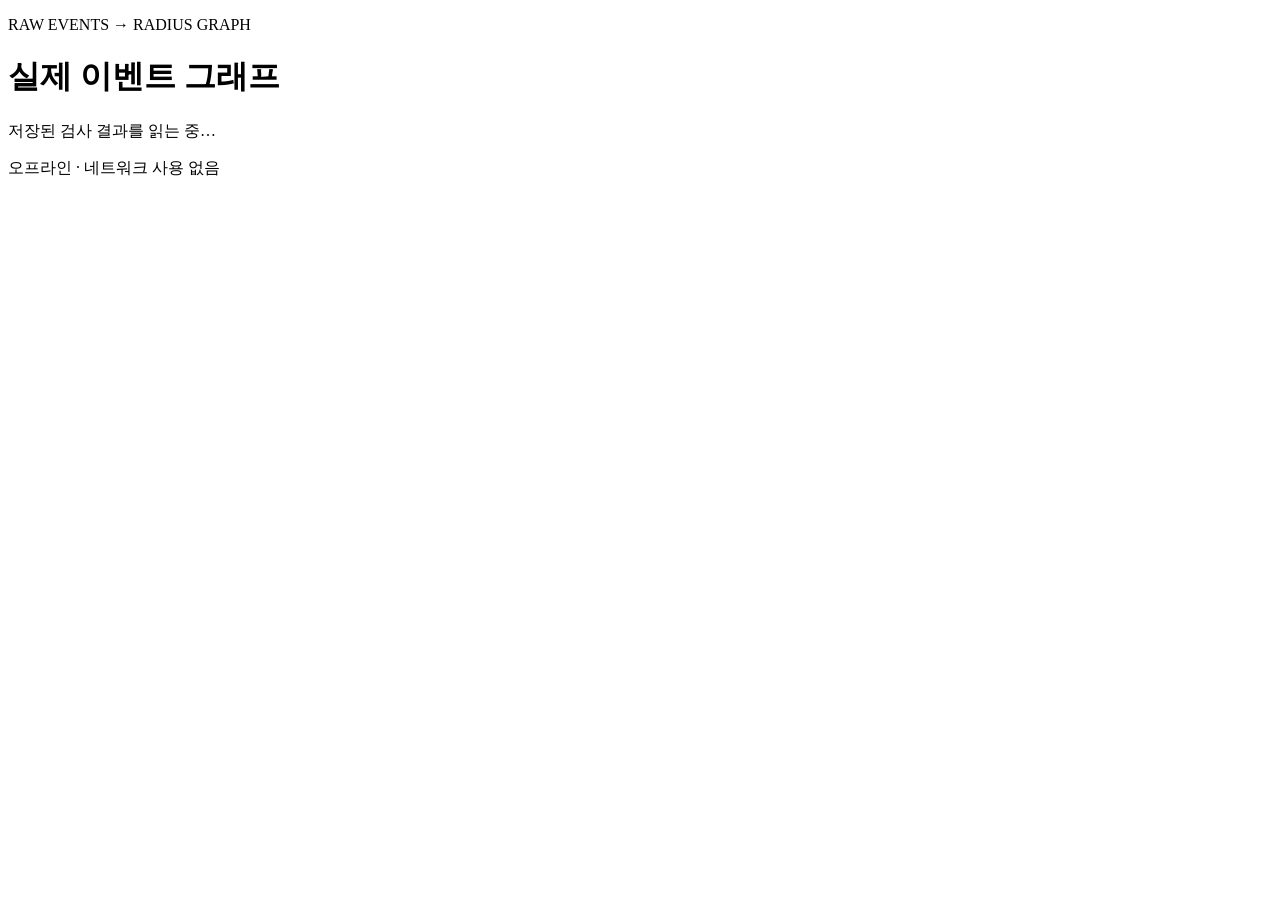
<file: src/asgcn_unet/viewer_assets/inspection.html>
<!doctype html>
<html lang="ko">
<head>
  <meta charset="utf-8">
  <meta name="viewport" content="width=device-width, initial-scale=1">
  <meta name="color-scheme" content="light dark">
  <title>실제 이벤트 그래프 · 오프라인 검사</title>
  <style>__INSPECTION_CSS__</style>
</head>
<body>
  <main id="graph-inspection">
    <header class="page-header">
      <div><p class="eyebrow">RAW EVENTS → RADIUS GRAPH</p><h1>실제 이벤트 그래프</h1><p id="source-label" class="subtle">저장된 검사 결과를 읽는 중…</p></div>
      <span class="offline-label">오프라인 · 네트워크 사용 없음</span>
    </header>
    <div id="inspection-error" class="notice danger" role="alert" hidden></div>
    <noscript><p class="notice danger">그래프를 표시하려면 브라우저에서 JavaScript를 허용해야 합니다. 서버 연결은 필요하지 않습니다.</p></noscript>
    <div id="inspection-content" hidden>
      <p id="fixture-notice" class="notice danger" hidden>합성 테스트 자료입니다. 실제 데이터셋의 그래프나 실험 결과가 아닙니다.</p>
      <p id="coverage-notice" class="notice"></p>
      <section class="summary" aria-label="표시 범위와 측정값">
        <div><span>파일에 포함된 노드 / 윈도우 전체 N</span><strong id="node-count"></strong></div>
        <div><span>선택한 기준 노드의 이웃 수</span><strong id="degree-count"></strong></div>
        <div><span>윈도우 전체 방향 엣지 E</span><strong id="edge-count"></strong></div>
      </section>
      <section class="query-bar" aria-label="검증된 기준 노드 선택">
        <label for="query-select">검증된 기준 노드<select id="query-select"></select></label>
        <p id="query-status" aria-live="polite"></p>
      </section>
      <div class="view-controls"><button id="focus-neighbors" type="button" aria-pressed="false">선택 이웃 확대</button><button id="show-all" type="button" aria-pressed="true">전체 노드 보기</button><p id="view-scope" aria-live="polite"></p></div>
      <div class="plots">
        <section class="plot-panel" aria-labelledby="xy-title">
          <div class="plot-heading"><h2 id="xy-title">센서 위의 이벤트</h2><span>XY · 픽셀 좌표</span></div>
          <canvas id="xy-canvas" role="img" aria-label="실제 이벤트의 센서 XY 위치와 선택한 기준 노드의 검증된 이웃 연결" aria-describedby="graph-legend">캔버스 그래프를 표시할 수 없습니다. 아래 노드 상세와 측정값을 확인하세요.</canvas>
          <p class="plot-caption">센서의 왼쪽 위가 (0, 0)입니다. 점을 클릭하면 원본 행과 전처리 좌표를 확인합니다.</p>
        </section>
        <section class="plot-panel" aria-labelledby="space-title">
          <div class="plot-heading"><h2 id="space-title">시공간 그래프</h2><span>3D · 실제 그래프 좌표</span></div>
          <canvas id="space-canvas" role="img" aria-label="고정 원점의 시공간 그래프. 드래그 또는 아래 회전 슬라이더로 회전" aria-describedby="metric-explanation graph-legend">캔버스 그래프를 표시할 수 없습니다. 아래 노드 상세와 측정값을 확인하세요.</canvas>
          <div class="rotation-controls">
            <label for="yaw">좌우 회전 <output id="yaw-value" for="yaw">35°</output><input id="yaw" type="range" min="-180" max="180" value="35" step="1"></label>
            <label for="pitch">상하 회전 <output id="pitch-value" for="pitch">25°</output><input id="pitch" type="range" min="-85" max="85" value="25" step="1"></label>
            <button id="reset-view" type="button">시점 초기화</button>
          </div>
          <p id="metric-explanation" class="plot-caption">X=x/(W−1), Y=y/(H−1), T=(t−고정 원점)/시간 척도: 모두 무차원 그래프 좌표입니다. 세 축은 동일 배율이며, 화면 맞춤·회전은 연결 규칙을 바꾸지 않습니다.</p>
          <p id="metric-ranges" class="plot-caption mono"></p>
        </section>
      </div>
      <p id="graph-legend" class="legend"><span><i class="positive"></i>극성 p &gt; 0 · 원</span><span><i class="negative"></i>극성 p ≤ 0 · 사각형</span><span><i class="target"></i>기준 노드 · 테두리</span><span><i class="neighbor"></i>검증된 이웃 → 기준 노드</span></p>
      <p class="plot-caption">배경 점은 제공된 모든 노드입니다. 선은 선택한 기준 노드로 들어오는 검증된 이웃 전체이며, 다른 노드 사이의 엣지는 이 화면에서 추정하거나 생성하지 않습니다. 겹친 점·선은 하나처럼 보일 수 있습니다.</p>
      <section class="detail-panel" aria-labelledby="detail-title">
        <div class="detail-heading"><h2 id="detail-title">노드·원본 행 추적</h2><form id="node-form"><label for="node-index">윈도우 내 노드 번호</label><input id="node-index" type="number" min="0" step="1" required><button type="submit">확인</button></form></div>
        <p id="node-status" aria-live="polite"></p>
        <dl id="node-detail"></dl>
      </section>
      <details class="provenance"><summary>시간·반경·검사 범위</summary><dl id="contract-detail"></dl><p>이 화면은 저장된 수치 검사 결과입니다. 논문과의 구조 동일성, 전체 데이터셋 검증, 학습 정확도, GPU 속도·메모리를 증명하지 않습니다.</p></details>
    </div>
  </main>
  <script id="inspection-data" type="application/json">__INSPECTION_DATA__</script>
  <script>__INSPECTION_JS__</script>
</body>
</html>
</file>
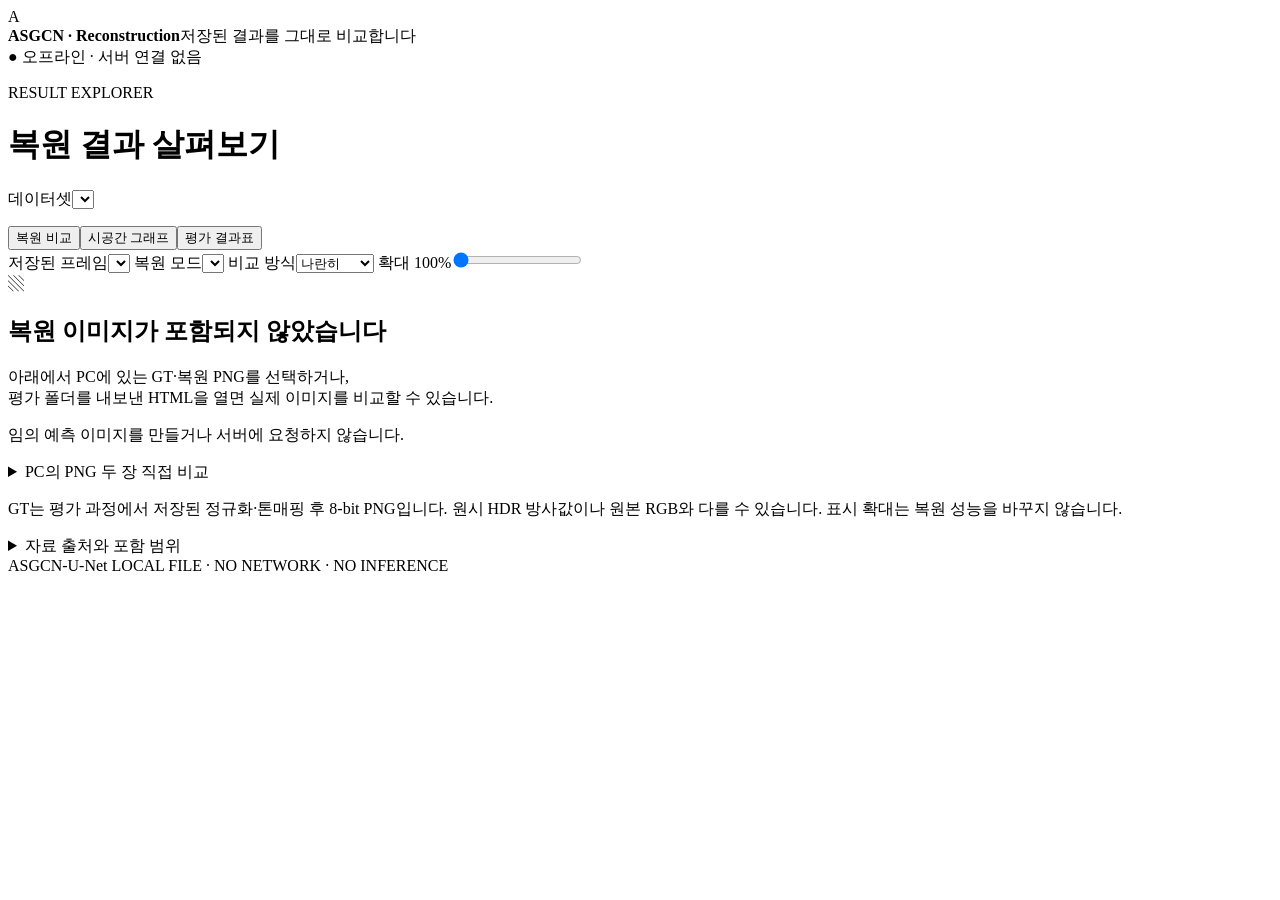
<file: src/asgcn_unet/viewer_assets/offline.html>
<!doctype html>
<html lang="ko">
<head>
<meta charset="utf-8">
<meta name="viewport" content="width=device-width, initial-scale=1">
<meta http-equiv="Content-Security-Policy" content="default-src 'none'; script-src 'unsafe-inline'; style-src 'unsafe-inline'; img-src data: blob:; connect-src 'none'; font-src 'none'; media-src 'none'; object-src 'none'; base-uri 'none'; form-action 'none'">
<title>ASGCN · 오프라인 결과 뷰어</title>
<style>__OFFLINE_CSS__</style>
</head>
<body>
<header class="topbar"><div class="brand"><span class="brand-mark" aria-hidden="true">A</span><div><strong>ASGCN · Reconstruction</strong><span>저장된 결과를 그대로 비교합니다</span></div></div><span class="offline-badge">● 오프라인 · 서버 연결 없음</span></header>
<main>
<div class="heading"><div><p class="eyebrow">RESULT EXPLORER</p><h1 id="page-title">복원 결과 살펴보기</h1></div><label class="dataset-control">데이터셋<select id="dataset-select" aria-label="데이터셋"></select></label></div>
<p id="source-note" class="source-note"></p>
<div id="error" role="alert" hidden></div>
<nav class="tabs" aria-label="결과 보기"><button type="button" data-panel="compare" aria-pressed="true">복원 비교</button><button type="button" data-panel="graph" aria-pressed="false">시공간 그래프</button><button type="button" data-panel="summary" aria-pressed="false">평가 결과표</button></nav>
<section id="compare-panel" class="panel" aria-label="복원 비교">
<div class="toolbar">
<label class="frame-control">저장된 프레임<select id="frame-select"></select></label>
<label>복원 모드<select id="mode-select"></select></label>
<label>비교 방식<select id="comparison-layout"><option value="side">나란히</option><option value="wipe">겹쳐 비교</option></select></label>
<label>확대 <output id="zoom-value">100%</output><input id="zoom" type="range" min="100" max="400" step="25" value="100"></label>
</div>
<div id="frame-status" class="status-line" aria-live="polite"></div>
<div id="image-empty" class="empty-state"><span class="empty-symbol" aria-hidden="true">▧</span><h2>복원 이미지가 포함되지 않았습니다</h2><p>아래에서 PC에 있는 GT·복원 PNG를 선택하거나,<br>평가 폴더를 내보낸 HTML을 열면 실제 이미지를 비교할 수 있습니다.</p><p>임의 예측 이미지를 만들거나 서버에 요청하지 않습니다.</p></div>
<div id="image-content" hidden>
<div id="side-view" class="image-pair">
<figure><figcaption><strong>평가용 정답 · GT</strong><span id="gt-size"></span></figcaption><div class="image-scroll"><img id="gt-image" alt="저장된 평가용 정답 GT"></div></figure>
<figure><figcaption><strong id="prediction-label">U-Net 복원</strong><span id="pred-size"></span></figcaption><div class="image-scroll"><img id="pred-image" alt="저장된 U-Net 복원 이미지"></div></figure>
</div>
<div id="wipe-view" hidden><div class="wipe-labels"><strong>GT</strong><strong>복원</strong></div><div class="image-scroll"><div id="wipe-stage"><img id="wipe-pred" alt="겹쳐 비교: 복원"><img id="wipe-gt" alt="겹쳐 비교: GT"><div id="wipe-line"></div></div></div><label class="wipe-control">GT 표시 비율 <output id="wipe-value">50%</output><input id="wipe" type="range" min="0" max="100" value="50"></label></div>
<dl id="frame-metrics" class="metric-strip"></dl>
<details id="diagnostic-previews" class="local-files" hidden><summary>실제 이벤트·시공간 그래프 PNG</summary><p>같은 프레임의 실제 모델 입력 노드로 생성한 진단 PNG입니다. 복원 영상이 아닙니다. 그래프의 선은 표시용 부분집합이며 전체 노드와 실제 엣지 수는 그래프 탭에서 확인합니다.</p><div class="image-pair"><figure><figcaption><strong>실제 이벤트 · XY</strong></figcaption><div class="image-scroll"><img id="events-preview" alt="실제 입력 이벤트의 공간 분포"></div></figure><figure><figcaption><strong>실제 그래프 · XYT</strong></figcaption><div class="image-scroll"><img id="graph-preview-png" alt="실제 시공간 그래프의 정적 PNG"></div></figure></div></details>
</div>
<details class="local-files"><summary>PC의 PNG 두 장 직접 비교</summary><p>파일은 이 브라우저 안에서만 읽습니다. 직접 선택한 이미지는 평가표의 프레임·수치와 연결된 것으로 간주하지 않습니다.</p><div class="file-row"><label>GT PNG<input id="local-gt" type="file" accept="image/png,.png"></label><label>복원 PNG<input id="local-pred" type="file" accept="image/png,.png"></label><button id="use-saved" type="button">저장된 프레임으로 돌아가기</button></div><p id="local-status" aria-live="polite"></p></details>
<p class="footnote">GT는 평가 과정에서 저장된 정규화·톤매핑 후 8-bit PNG입니다. 원시 HDR 방사값이나 원본 RGB와 다를 수 있습니다. 표시 확대는 복원 성능을 바꾸지 않습니다.</p>
</section>
<section id="graph-panel" class="panel" aria-label="시공간 그래프" hidden>
<div class="toolbar"><label>투영<select id="projection"><option value="3d">3D · x / y / t</option><option value="xy">XY · 공간</option><option value="xt">XT · 공간 / 시간</option></select></label><label>표시할 선<input id="edge-count" type="number" min="0" step="100" value="5000"></label><label>노드 선택<input id="node-index" type="number" min="0" step="1" placeholder="index"></label><button id="select-node" type="button">선택</button><button id="reset-graph" type="button">시점 초기화</button></div>
<div id="graph-empty" class="empty-state"><span class="empty-symbol" aria-hidden="true">⌘</span><h2>실제 그래프 데이터 미포함</h2><p>PNG만으로 모델 입력 그래프를 추정하지 않습니다.<br>저장된 그래프 JSON이 있을 때만 표시합니다.</p></div>
<div id="graph-content" hidden><div class="graph-layout"><div class="graph-stage"><canvas id="graph-canvas" aria-label="저장된 시공간 그래프. x, y, t는 정규화된 좌표입니다.">노드·엣지는 아래 통계와 노드 선택 결과에서 확인할 수 있습니다.</canvas><span class="graph-hint">드래그: 회전 · 휠: 확대 · 클릭: 노드 선택</span></div><aside><h2>그래프 정보</h2><dl id="graph-stats"></dl><p class="legend"><span class="positive">● + polarity</span><span class="negative">● − polarity</span></p><p id="node-detail" aria-live="polite">노드를 선택하세요.</p></aside></div><p id="graph-note" class="footnote"></p></div>
<details class="local-files"><summary>저장된 그래프 JSON 직접 열기</summary><p>기존 nodes / edges / statistics 형식을 읽습니다. 입력 파일은 최대 32 MiB이며, 초과하면 줄여 읽지 않고 거부합니다. 그래프 생성이나 데이터셋 읽기는 하지 않습니다.</p><label>그래프 JSON<input id="local-graph" type="file" accept="application/json,.json"></label><label id="imported-graph-label" hidden>파일 안의 그래프<select id="imported-graph-select"></select></label><p id="graph-file-status" aria-live="polite"></p></details>
</section>
<section id="summary-panel" class="panel" aria-label="평가 결과표" hidden>
<div class="section-heading"><div><h2 id="summary-title">평가 결과</h2><p>PSNR·SSIM은 높을수록 좋습니다. 속도와 메모리는 별도 벤치마크 측정값입니다.</p></div><label>평균 기준<select id="average-select"><option value="micro">micro · 프레임 평균</option><option value="macro">macro · 그룹 평균</option></select></label></div>
<div class="table-scroll"><table><thead><tr><th scope="col">모드</th><th scope="col">평가 프레임</th><th scope="col">PSNR ↑</th><th scope="col">SSIM ↑</th><th scope="col">ms ↓</th><th scope="col">FPS ↑</th><th scope="col">VRAM MiB</th><th scope="col">보고 적격성¹</th></tr></thead><tbody id="summary-body"></tbody></table></div>
<p id="summary-empty" class="empty-state" hidden>평가 수치가 포함되지 않았습니다.</p>
<p class="footnote">¹ 품질 평가 보고 / 벤치마크 보고 순서의 report_eligible 값입니다. 영상이 선명하다거나 모델 품질이 충분하다는 뜻이 아닙니다. ms/FPS/VRAM은 전체 데이터셋의 end-to-end 속도나 최대 메모리가 아닙니다. T는 SNN 시뮬레이션 스텝 수이며, literal_eq15 / standard_if는 데이터셋이 아니라 뉴런 동작 방식입니다.</p>
</section>
<details class="provenance"><summary>자료 출처와 포함 범위</summary><ul id="notes"></ul><ul id="warnings"></ul><p>이 HTML은 기존 결과의 표시 도구입니다. 재학습·재추론·지표 재평가를 수행하지 않습니다. 자료를 포함한 HTML에는 평가 이미지와 메타데이터가 들어 있으므로 공유 범위를 확인하세요.</p></details>
</main>
<footer>ASGCN-U-Net <span>LOCAL FILE · NO NETWORK · NO INFERENCE</span></footer>
<script id="offline-data" type="application/json">__OFFLINE_PAYLOAD__</script>
<script>__OFFLINE_JS__</script>
</body>
</html>
</file>
